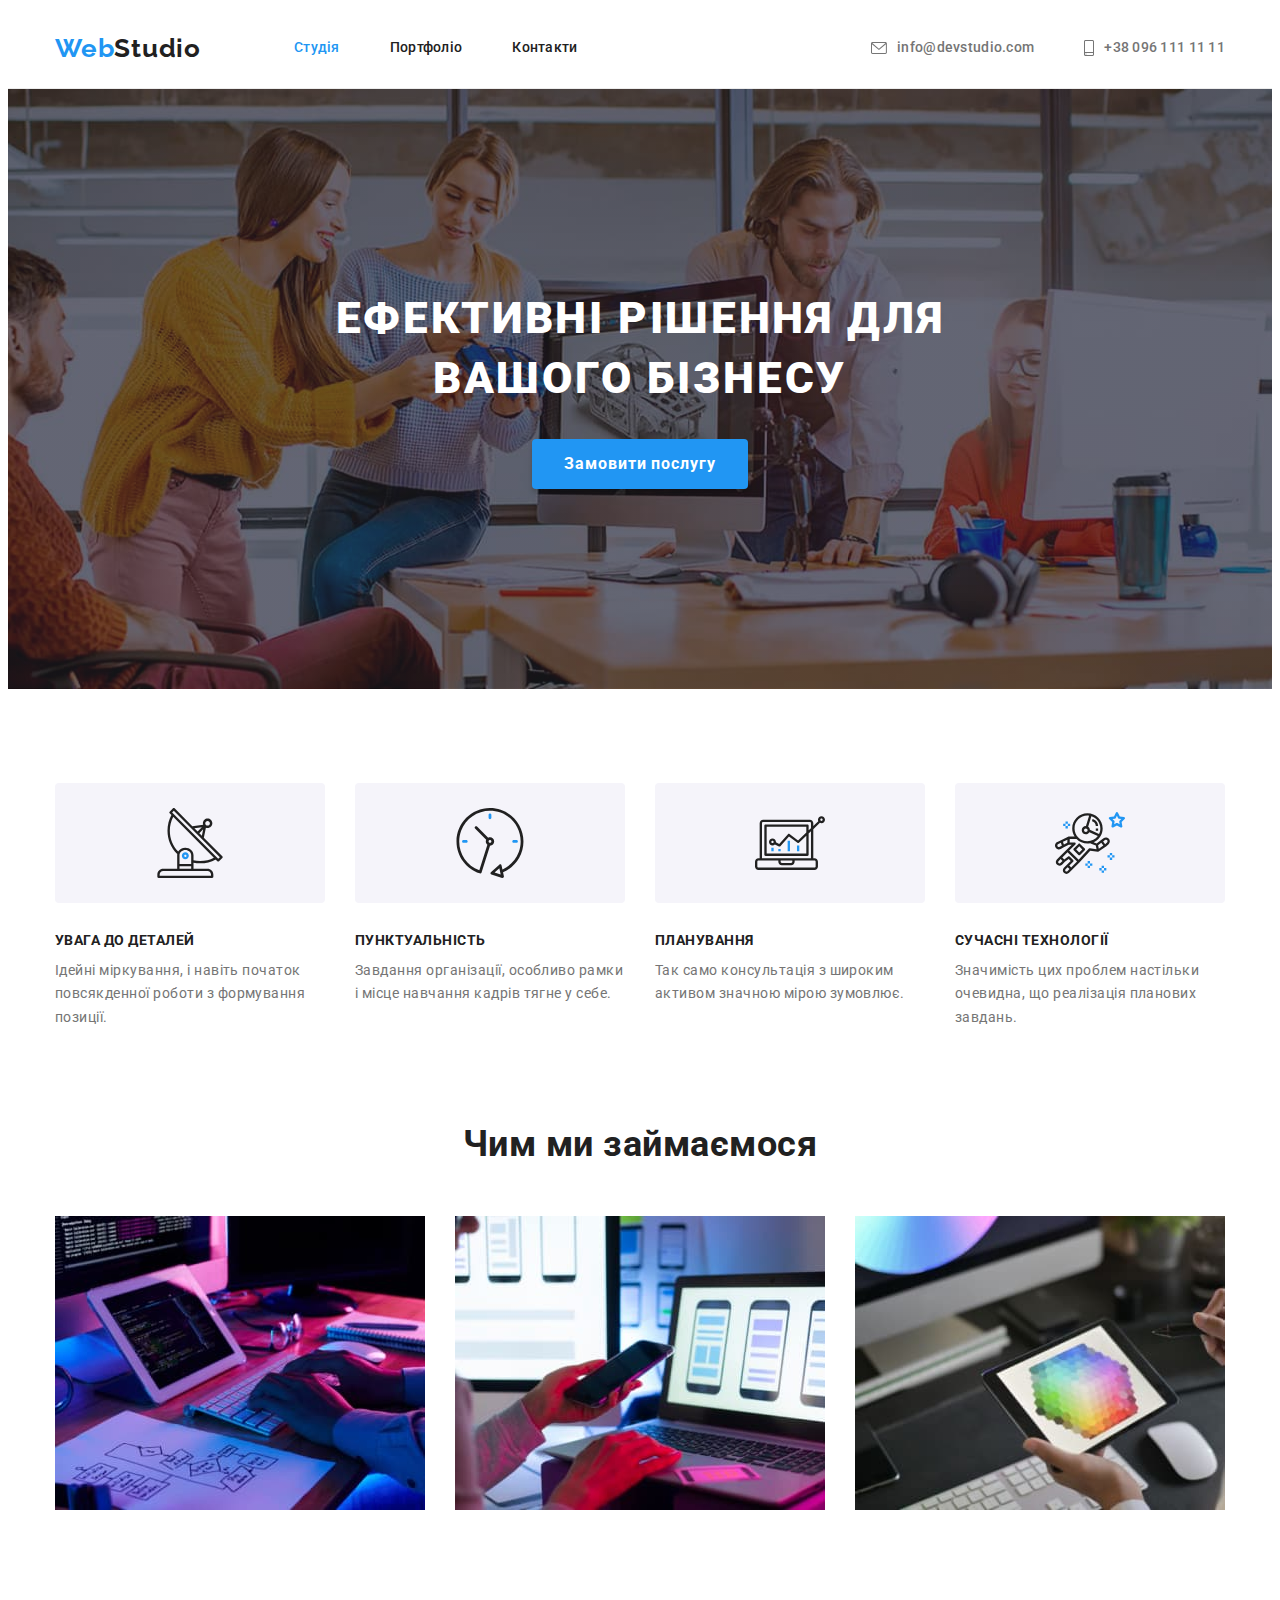
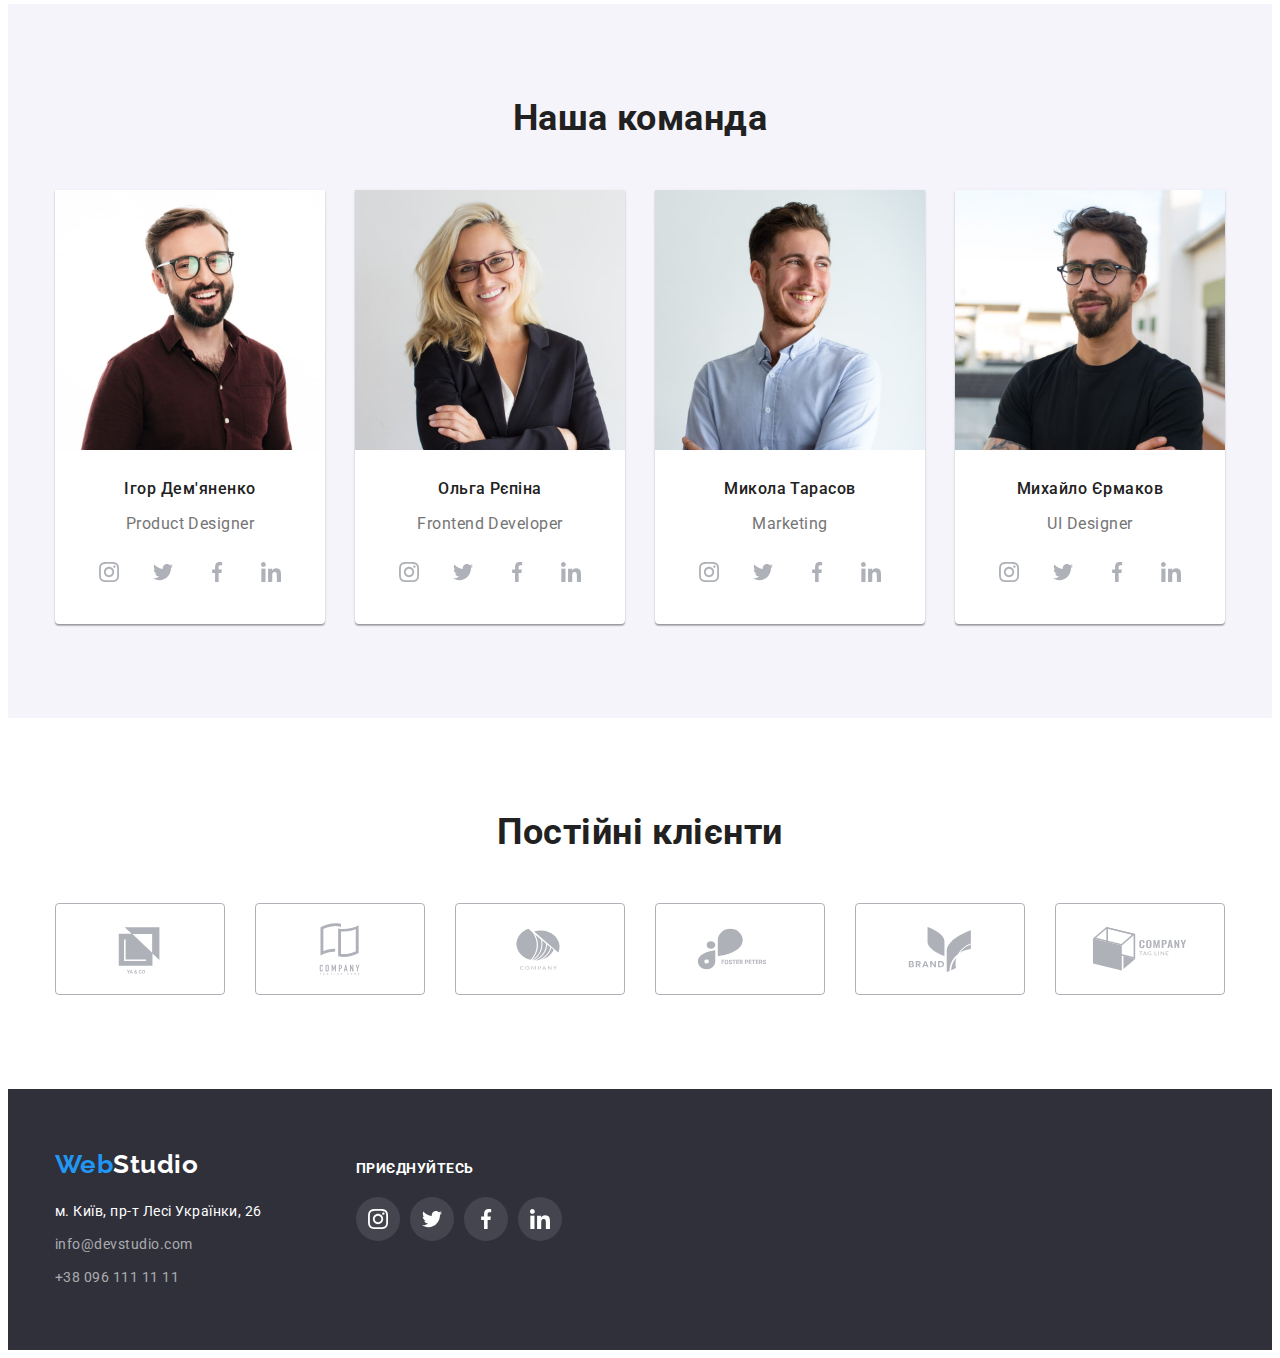
<file: index.html>
<!DOCTYPE html>
<html lang="uk">
  <head>
    <meta charset="UTF-8" />
    <meta http-equiv="X-UA-Compatible" content="IE=edge" />
    <meta name="viewport" content="width=device-width, initial-scale=1.0" />
    <link
      href="https://fonts.googleapis.com/css2?family=Raleway:wght@700&family=Roboto:wght@400;500;700;900&display=swap"
      rel="stylesheet"
    />
    <link
      rel="stylesheet"
      href="https://cdnjs.cloudflare.com/ajax/libs/modern-normalize/1.1.0/modern-normalize.min.css"
      integrity="sha512-wpPYUAdjBVSE4KJnH1VR1HeZfpl1ub8YT/NKx4PuQ5NmX2tKuGu6U/JRp5y+Y8XG2tV+wKQpNHVUX03MfMFn9Q=="
      crossorigin="anonymous"
      referrerpolicy="no-referrer"
    />
    <link rel="stylesheet" href="./css/styles.css" />
    <title>Web Studio</title>
  </head>

  <body>
    <!--Header-->
    <header class="page-header">
      <div class="container main-nav">
        <nav class="site-nav">
          <a href="./" class="logo"><span>Web</span>Studio</a>

          <ul class="nav-list list">
            <li class="item"><a href="./index.html" class="link current">Студія</a></li>
            <li class="item"><a href="./portfolio.html" class="link">Портфоліо</a></li>
            <li class="item"><a href="" class="link">Контакти</a></li>
          </ul>
        </nav>

        <ul class="contact-nav list">
          <li class="item">
            <a href="mailto:info@devstudio.com" class="contact link"
              ><svg class="contact-icon" width="16" height="12">
                <use href="./images/symbol-defs.svg#envelope"></use></svg
              >info@devstudio.com</a
            >
          </li>
          <li class="item">
            <a href="tel:+380961111111" class="contact link"
              ><svg class="contact-icon" width="10" height="16">
                <use href="./images/symbol-defs.svg#smartphone"></use></svg
              >+38 096 111 11 11</a
            >
          </li>
        </ul>
      </div>
    </header>

    <main>
      <!-- Hero -->
      <section class="section hero">
        <div class="container">
          <h1 class="hero-title">
            Ефективні рішення для <br />
            вашого бізнесу
          </h1>
          <button type="button" class="btn primary">Замовити послугу</button>
        </div>
      </section>

      <!--Feautures-->
      <section class="section">
        <!-- Прихований заголовок -->
        <h2 class="visually-hidden">Наші переваги</h2>
        <div class="container section-content">
          <ul class="features-list list">
            <li class="item">
              <div class="features-thumb">
                <svg class="features-icon" width="70" height="70">
                  <use href="./images/symbol-defs.svg#antenna"></use>
                </svg>
              </div>
              <h3 class="title">УВАГА ДО ДЕТАЛЕЙ</h3>
              <p>Ідейні міркування, і навіть початок повсякденної роботи з формування позиції.</p>
            </li>
            <li class="item">
              <div class="features-thumb">
                <svg class="features-icon" width="70" height="70">
                  <use href="./images/symbol-defs.svg#clock"></use>
                </svg>
              </div>
              <h3 class="title">ПУНКТУАЛЬНІСТЬ</h3>
              <p>Завдання організації, особливо рамки і місце навчання кадрів тягне у себе.</p>
            </li>
            <li class="item">
              <div class="features-thumb">
                <svg class="features-icon" width="70" height="70">
                  <use href="./images/symbol-defs.svg#diagram"></use>
                </svg>
              </div>
              <h3 class="title">ПЛАНУВАННЯ</h3>
              <p>Так само консультація з широким активом значною мірою зумовлює.</p>
            </li>
            <li class="item">
              <div class="features-thumb">
                <svg class="features-icon" width="70" height="70">
                  <use href="./images/symbol-defs.svg#astronaut"></use>
                </svg>
              </div>
              <h3 class="title">СУЧАСНІ ТЕХНОЛОГІЇ</h3>
              <p>Значимість цих проблем настільки очевидна, що реалізація планових завдань.</p>
            </li>
          </ul>
        </div>
      </section>

      <!--Gallery-->
      <section class="about section">
        <div class="container section-content">
          <h2 class="section-title">Чим ми займаємося</h2>
          <ul class="gallery-list list">
            <li class="item">
              <img src="./images/desktop.jpg" alt="десктоп" width="370" height="294" />
            </li>
            <li class="item">
              <img src="./images/notebook.jpg" alt="ноутбук" width="370" height="294" />
            </li>
            <li class="item">
              <img src="./images/tablet.jpg" alt="таблет" width="370" height="294" />
            </li>
          </ul>
        </div>
      </section>

      <!--Team-->
      <section class="section team">
        <div class="container">
          <h2 class="section-title">Наша команда</h2>
          <ul class="team-list list">
            <li class="item">
              <img src="./images/ihor.jpg" alt="Ігор Дем'яненко" width="270" height="260" />
              <div class="team-card">
                <h3 class="title">Ігор Дем'яненко</h3>
                <p lang="en">Product Designer</p>
                <ul class="social-list list">
                  <li class="social-item">
                    <a href="./" class="social-link" aria-label="Посилання на Instagram">
                      <svg class="social-icon" width="20" height="20">
                        <use href="./images/symbol-defs.svg#instagram"></use>
                      </svg>
                    </a>
                  </li>
                  <li class="social-item">
                    <a href="./" class="social-link" aria-label="Посилання на Twitter">
                      <svg class="social-icon" width="20" height="20">
                        <use href="./images/symbol-defs.svg#twitter"></use>
                      </svg>
                    </a>
                  </li>
                  <li class="social-item">
                    <a href="./" class="social-link" aria-label="Посилання на Facebook">
                      <svg class="social-icon" width="20" height="20">
                        <use href="./images/symbol-defs.svg#facebook"></use>
                      </svg>
                    </a>
                  </li>
                  <li class="social-item">
                    <a href="./" class="social-link" aria-label="Посилання на Linkedin">
                      <svg class="social-icon" width="20" height="20">
                        <use href="./images/symbol-defs.svg#linkedin"></use>
                      </svg>
                    </a>
                  </li>
                </ul>
              </div>
            </li>
            <li class="item">
              <img src="./images/olha.jpg" alt="Ольга Рєпіна" width="270" height="260" />
              <div class="team-card">
                <h3 class="title">Ольга Рєпіна</h3>
                <p lang="en">Frontend Developer</p>
                <ul class="social-list list">
                  <li class="social-item">
                    <a href="./" class="social-link" aria-label="Посилання на Instagram">
                      <svg class="social-icon" width="20" height="20">
                        <use href="./images/symbol-defs.svg#instagram"></use>
                      </svg>
                    </a>
                  </li>
                  <li class="social-item">
                    <a href="./" class="social-link" aria-label="Посилання на Twitter">
                      <svg class="social-icon" width="20" height="20">
                        <use href="./images/symbol-defs.svg#twitter"></use>
                      </svg>
                    </a>
                  </li>
                  <li class="social-item">
                    <a href="./" class="social-link" aria-label="Посилання на Facebook">
                      <svg class="social-icon" width="20" height="20">
                        <use href="./images/symbol-defs.svg#facebook"></use>
                      </svg>
                    </a>
                  </li>
                  <li class="social-item">
                    <a href="./" class="social-link" aria-label="Посилання на Linkedin">
                      <svg class="social-icon" width="20" height="20">
                        <use href="./images/symbol-defs.svg#linkedin"></use>
                      </svg>
                    </a>
                  </li>
                </ul>
              </div>
            </li>
            <li class="item">
              <img src="./images/mykola.jpg" alt="Микола Тарасов" width="270" height="260" />
              <div class="team-card">
                <h3 class="title">Микола Тарасов</h3>
                <p lang="en">Marketing</p>
                <ul class="social-list list">
                  <li class="social-item">
                    <a href="./" class="social-link" aria-label="Посилання на Instagram">
                      <svg class="social-icon" width="20" height="20">
                        <use href="./images/symbol-defs.svg#instagram"></use>
                      </svg>
                    </a>
                  </li>
                  <li class="social-item">
                    <a href="./" class="social-link" aria-label="Посилання на Twitter">
                      <svg class="social-icon" width="20" height="20">
                        <use href="./images/symbol-defs.svg#twitter"></use>
                      </svg>
                    </a>
                  </li>
                  <li class="social-item">
                    <a href="./" class="social-link" aria-label="Посилання на Facebook">
                      <svg class="social-icon" width="20" height="20">
                        <use href="./images/symbol-defs.svg#facebook"></use>
                      </svg>
                    </a>
                  </li>
                  <li class="social-item">
                    <a href="./" class="social-link" aria-label="Посилання на Linkedin">
                      <svg class="social-icon" width="20" height="20">
                        <use href="./images/symbol-defs.svg#linkedin"></use>
                      </svg>
                    </a>
                  </li>
                </ul>
              </div>
            </li>
            <li class="item">
              <img src="./images/myhailo.jpg" alt="Михайло Єрмаков" width="270" height="260" />
              <div class="team-card">
                <h3 class="title">Михайло Єрмаков</h3>
                <p lang="en">UI Designer</p>
                <ul class="social-list list" width="20" height="20">
                  <li class="social-item">
                    <a href="./" class="social-link" aria-label="Посилання на Instagram">
                      <svg class="social-icon">
                        <use href="./images/symbol-defs.svg#instagram"></use>
                      </svg>
                    </a>
                  </li>
                  <li class="social-item">
                    <a href="./" class="social-link" aria-label="Посилання на Twitter">
                      <svg class="social-icon" width="20" height="20">
                        <use href="./images/symbol-defs.svg#twitter"></use>
                      </svg>
                    </a>
                  </li>
                  <li class="social-item">
                    <a href="./" class="social-link" aria-label="Посилання на Facebook">
                      <svg class="social-icon" width="20" height="20">
                        <use href="./images/symbol-defs.svg#facebook"></use>
                      </svg>
                    </a>
                  </li>
                  <li class="social-item">
                    <a href="./" class="social-link" aria-label="Посилання на Linkedin">
                      <svg class="social-icon" width="20" height="20">
                        <use href="./images/symbol-defs.svg#linkedin"></use>
                      </svg>
                    </a>
                  </li>
                </ul>
              </div>
            </li>
          </ul>
        </div>
      </section>

      <!--Partners-->
      <section class="section partner">
        <div class="container">
          <h2 class="section-title">Постійні клієнти</h2>
          <ul class="partner-list list">
            <li class="client-item">
              <a href="./" class="client-link">
                <svg class="client-icon" width="106" height="60">
                  <use href="./images/symbol-defs.svg#client1"></use>
                </svg>
              </a>
            </li>
            <li class="client-item">
              <a href="./" class="client-link">
                <svg class="client-icon" width="106" height="60">
                  <use href="./images/symbol-defs.svg#client2"></use>
                </svg>
              </a>
            </li>
            <li class="client-item">
              <a href="./" class="client-link">
                <svg class="client-icon" width="106" height="60">
                  <use href="./images/symbol-defs.svg#client3"></use>
                </svg>
              </a>
            </li>
            <li class="client-item">
              <a href="./" class="client-link">
                <svg class="client-icon" width="106" height="60">
                  <use href="./images/symbol-defs.svg#client4"></use>
                </svg>
              </a>
            </li>
            <li class="client-item">
              <a href="./" class="client-link">
                <svg class="client-icon" width="106" height="60">
                  <use href="./images/symbol-defs.svg#client5"></use>
                </svg>
              </a>
            </li>
            <li class="client-item">
              <a href="./" class="client-link">
                <svg class="client-icon" width="106" height="60">
                  <use href="./images/symbol-defs.svg#client6"></use>
                </svg>
              </a>
            </li>
          </ul>
        </div>
      </section>
    </main>

    <!--Footer-->
    <footer class="footer">
      <div class="container footer-nav">
        <div class="footer-address">
          <a href="/" class="footer-logo"><span>Web</span>Studio</a>
          <address class="address item">м. Київ, пр-т Лесі Українки, 26</address>

          <ul class="footer-contact list">
            <li class="item">
              <a href="mailto:info@devstudio.com" class="link">info@devstudio.com</a>
            </li>
            <li class="item"><a href="tel:+380961111111" class="link">+38 096 111 11 11</a></li>
          </ul>
        </div>
        <div class="footer-social">
          <p class="footer-title">Приєднуйтесь</p>
          <ul class="footer-list list">
            <li class="footer-item">
              <a href="./" class="footer-link" aria-label="Посилання на Instagram">
                <svg class="social-icon" width="20" height="20">
                  <use href="./images/symbol-defs.svg#instagram"></use>
                </svg>
              </a>
            </li>
            <li class="footer-item">
              <a href="./" class="footer-link" aria-label="Посилання на Twitter">
                <svg class="social-icon" width="20" height="20">
                  <use href="./images/symbol-defs.svg#twitter"></use>
                </svg>
              </a>
            </li>
            <li class="footer-item">
              <a href="./" class="footer-link" aria-label="Посилання на Facebook">
                <svg class="social-icon" width="20" height="20">
                  <use href="./images/symbol-defs.svg#facebook"></use>
                </svg>
              </a>
            </li>
            <li class="footer-item">
              <a href="./" class="footer-link" aria-label="Посилання на Linkedin">
                <svg class="social-icon" width="20" height="20">
                  <use href="./images/symbol-defs.svg#linkedin"></use>
                </svg>
              </a>
            </li>
          </ul>
        </div>
      </div>
    </footer>
  </body>
</html>
</file>
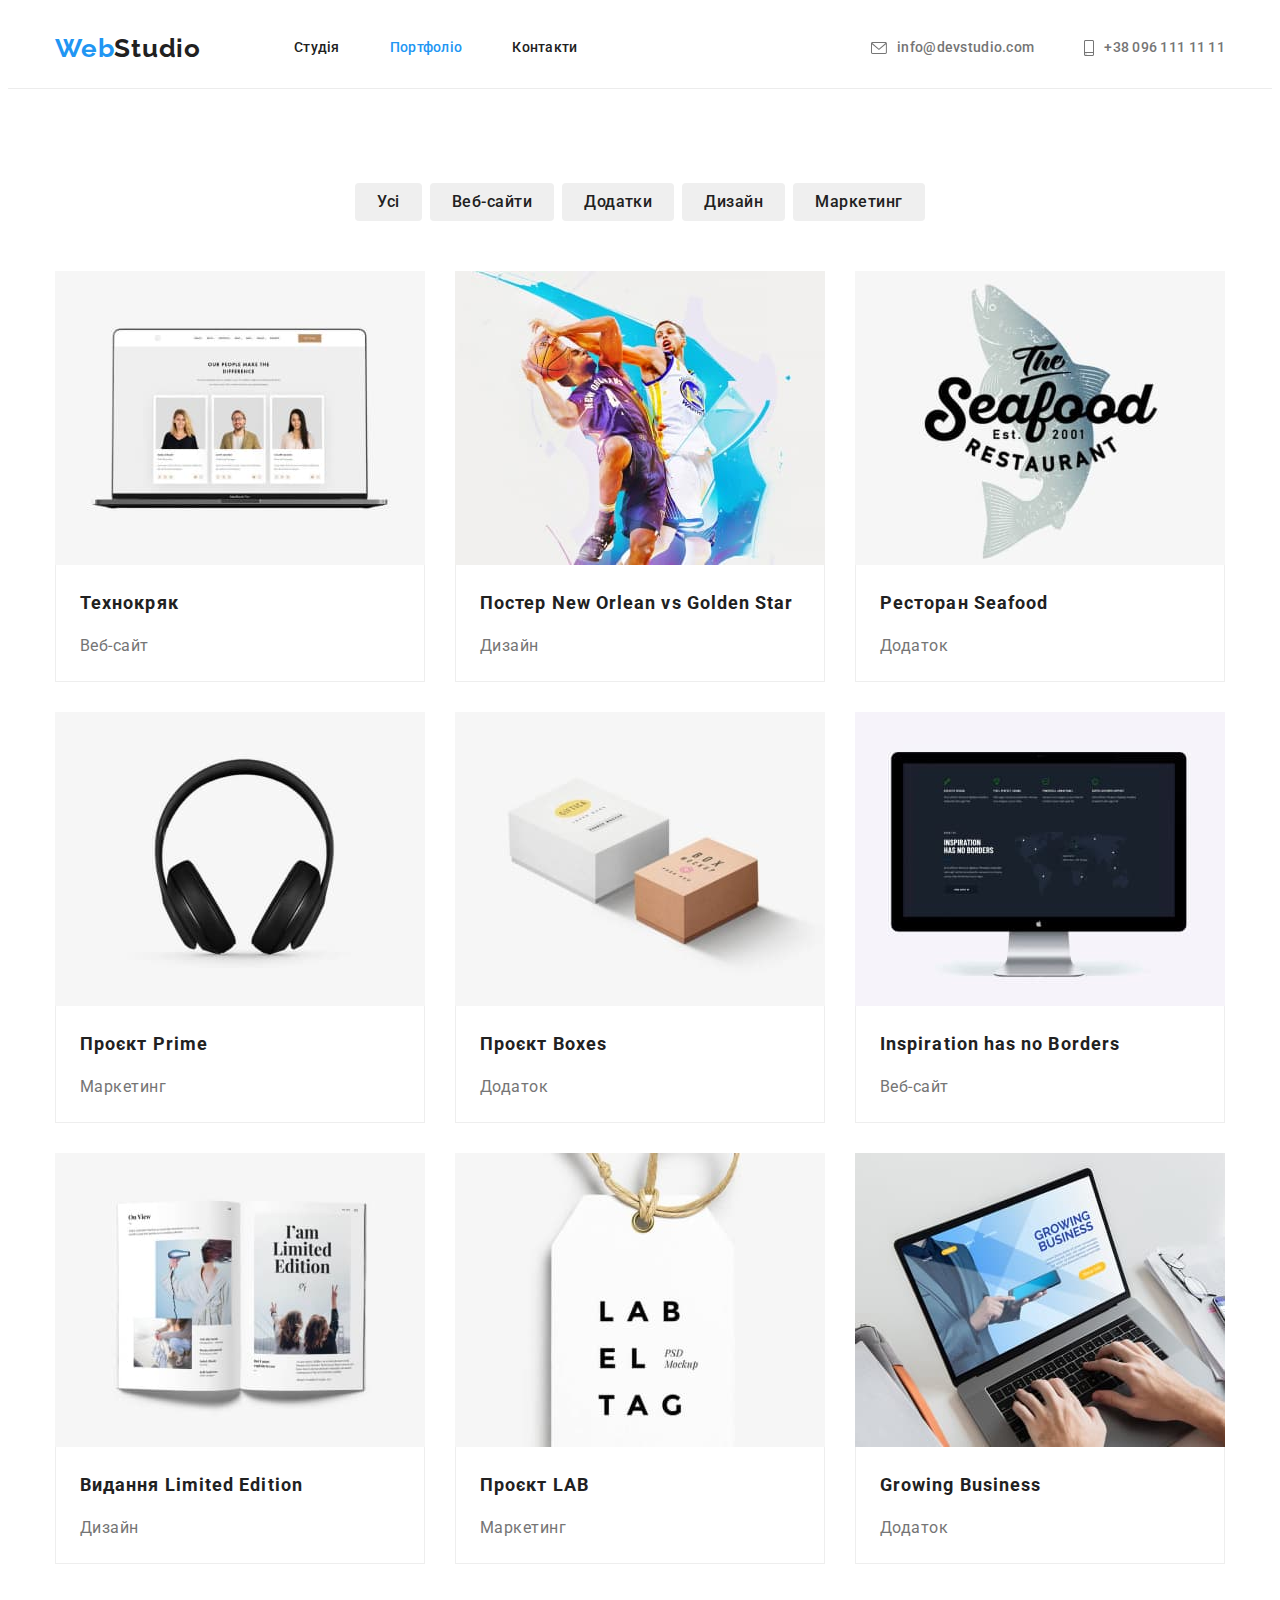
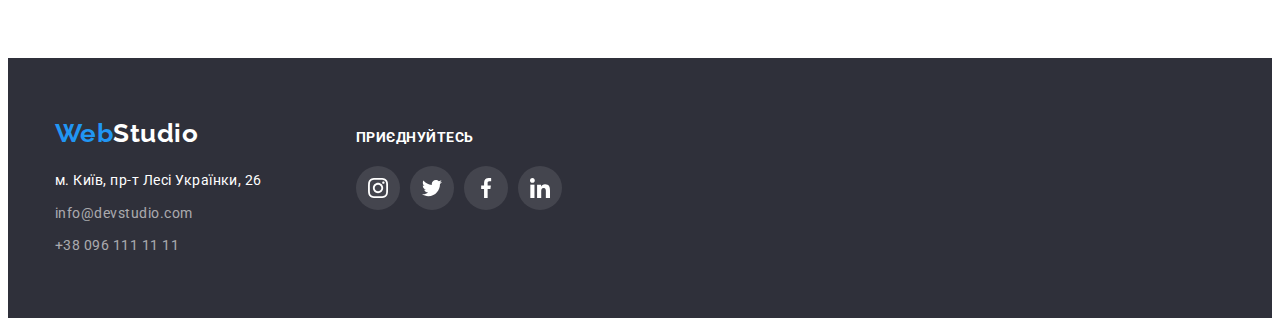
<file: portfolio.html>
<!DOCTYPE html>
<html lang="uk">
  <head>
    <meta charset="UTF-8" />
    <meta http-equiv="X-UA-Compatible" content="IE=edge" />
    <meta name="viewport" content="width=device-width, initial-scale=1.0" />
    <link
      href="https://fonts.googleapis.com/css2?family=Raleway:wght@700&family=Roboto:wght@400;500;700;900&display=swap"
      rel="stylesheet"
    />
    <link
      rel="stylesheet"
      href="https://cdnjs.cloudflare.com/ajax/libs/modern-normalize/1.1.0/modern-normalize.min.css"
      integrity="sha512-wpPYUAdjBVSE4KJnH1VR1HeZfpl1ub8YT/NKx4PuQ5NmX2tKuGu6U/JRp5y+Y8XG2tV+wKQpNHVUX03MfMFn9Q=="
      crossorigin="anonymous"
      referrerpolicy="no-referrer"
    />
    <link rel="stylesheet" href="./css/styles.css" />
    <title>Portfolio</title>
  </head>

  <body>
    <!--Header-->
    <header class="page-header">
      <div class="container main-nav">
        <nav class="site-nav">
          <a href="./" class="logo"><span>Web</span>Studio</a>

          <ul class="nav-list list">
            <li class="item"><a href="./index.html" class="link">Студія</a></li>
            <li class="item"><a href="./portfolio.html" class="link current">Портфоліо</a></li>
            <li class="item"><a href="" class="link">Контакти</a></li>
          </ul>
        </nav>

        <ul class="contact-nav list">
          <li class="item">
            <a href="mailto:info@devstudio.com" class="contact link"
              ><svg class="contact-icon" width="16" height="12">
                <use href="./images/symbol-defs.svg#envelope"></use></svg
              >info@devstudio.com</a
            >
          </li>
          <li class="item">
            <a href="tel:+380961111111" class="contact link"
              ><svg class="contact-icon" width="10" height="16">
                <use href="./images/symbol-defs.svg#smartphone"></use></svg
              >+38 096 111 11 11</a
            >
          </li>
        </ul>
      </div>
    </header>
    <!--Hero-->
    <main>
      <section class="section card">
        <div class="container">
          <h1 class="visually-hidden">Портфоліо</h1>
          <ul class="filter list">
            <li class="filter-item"><button class="btn secondary" type="button">Усі</button></li>
            <li class="filter-item">
              <button class="btn secondary" type="button">Веб-сайти</button>
            </li>
            <li class="filter-item">
              <button class="btn secondary" type="button">Додатки</button>
            </li>
            <li class="filter-item">
              <button class="btn secondary" type="button">Дизайн</button>
            </li>
            <li class="filter-item">
              <button class="btn secondary" type="button">Маркетинг</button>
            </li>
          </ul>
          <ul class="card-set list">
            <li class="item">
              <a class="link"
                ><div class="card-thumb">
                  <img src="./images/technocrack.jpg" alt="ноутбук" width="370" height="294" />
                </div>
                <div class="card-info">
                  <h2 class="title">Технокряк</h2>
                  <p>Веб-сайт</p>
                </div></a
              >
            </li>
            <li class="item">
              <a class="link"
                ><div class="card-thumb">
                  <img src="./images/poster.jpg" alt="баскетболісти" width="370" height="294" />
                </div>
                <div class="card-info">
                  <h2 class="title">Постер <span lang="en">New Orlean vs Golden Star</span></h2>
                  <p>Дизайн</p>
                </div></a
              >
            </li>
            <li class="item">
              <a class="link"
                ><div class="card-thumb">
                  <img src="./images/restaurant.jpg" alt="риба" width="370" height="294" />
                </div>
                <div class="card-info">
                  <h2 class="title">Ресторан <span lang="en">Seafood</span></h2>
                  <p>Додаток</p>
                </div></a
              >
            </li>
            <li class="item">
              <a class="link"
                ><div class="card-thumb">
                  <img src="./images/prime.jpg" alt="навушники" width="370" height="294" />
                </div>
                <div class="card-info">
                  <h2 class="title">Проєкт <span lang="en">Prime</span></h2>
                  <p>Маркетинг</p>
                </div></a
              >
            </li>
            <li class="item">
              <a class="link"
                ><div class="card-thumb">
                  <img src="./images/boxes.jpg" alt="дві коробки" width="370" height="294" />
                </div>
                <div class="card-info">
                  <h2 class="title">Проєкт <span lang="en">Boxes</span></h2>
                  <p>Додаток</p>
                </div></a
              >
            </li>
            <li class="item">
              <a class="link"
                ><div class="card-thumb">
                  <img src="./images/inspiration.jpg" alt="монітор" width="370" height="294" />
                </div>
                <div class="card-info">
                  <h2 class="title" lang="en">Inspiration has no Borders</h2>
                  <p>Веб-сайт</p>
                </div></a
              >
            </li>
            <li class="item">
              <a class="link"
                ><div class="card-thumb">
                  <img src="./images/edition.jpg" alt="книга" width="370" height="294" />
                </div>
                <div class="card-info">
                  <h2 class="title">Видання <span lang="en">Limited Edition</span></h2>
                  <p>Дизайн</p>
                </div></a
              >
            </li>
            <li class="item">
              <a class="link"
                ><div class="card-thumb">
                  <img src="./images/project_lab.jpg" alt="бірка" width="370" height="294" />
                </div>
                <div class="card-info">
                  <h2 class="title">Проєкт <span lang="en">LAB</span></h2>
                  <p>Маркетинг</p>
                </div></a
              >
            </li>
            <li class="item">
              <a class="link"
                ><div class="card-thumb">
                  <img src="./images/growing_business.jpg" alt="ноутбук" width="370" height="294" />
                </div>
                <div class="card-info">
                  <h2 class="title" lang="en">Growing Business</h2>
                  <p>Додаток</p>
                </div>
              </a>
            </li>
          </ul>
        </div>
      </section>
    </main>

    <!--Footer-->
    <footer class="footer">
      <div class="container footer-nav">
        <div class="footer-address">
          <a href="/" class="footer-logo"><span>Web</span>Studio</a>
          <address class="address item">м. Київ, пр-т Лесі Українки, 26</address>

          <ul class="footer-contact list">
            <li class="item">
              <a href="mailto:info@devstudio.com" class="link">info@devstudio.com</a>
            </li>
            <li class="item"><a href="tel:+380961111111" class="link">+38 096 111 11 11</a></li>
          </ul>
        </div>
        <div class="footer-social">
          <p class="footer-title">Приєднуйтесь</p>
          <ul class="footer-list list">
            <li class="footer-item">
              <a href="./" class="footer-link" aria-label="Посилання на Instagram">
                <svg class="social-icon" width="20" height="20">
                  <use href="./images/symbol-defs.svg#instagram"></use>
                </svg>
              </a>
            </li>
            <li class="footer-item">
              <a href="./" class="footer-link" aria-label="Посилання на Twitter">
                <svg class="social-icon" width="20" height="20">
                  <use href="./images/symbol-defs.svg#twitter"></use>
                </svg>
              </a>
            </li>
            <li class="footer-item">
              <a href="./" class="footer-link" aria-label="Посилання на Facebook">
                <svg class="social-icon" width="20" height="20">
                  <use href="./images/symbol-defs.svg#facebook"></use>
                </svg>
              </a>
            </li>
            <li class="footer-item">
              <a href="./" class="footer-link" aria-label="Посилання на Linkedin">
                <svg class="social-icon" width="20" height="20">
                  <use href="./images/symbol-defs.svg#linkedin"></use>
                </svg>
              </a>
            </li>
          </ul>
        </div>
      </div>
    </footer>
  </body>
</html>
</file>
<file: css/styles.css>
:root {
  --primary-text-color: #757575;
  --secondary-text-color: #ffffff;
  --title-text-color: #212121;
  --accent-color: #2196f3;
  --primary-bg-color: #f5f5f5;
  --secondary-bg-color: #f5f4fa;
  --card-set-gap: 30px;
}

body {
  color: var(--primary-text-color);
  background-color: #fff;

  font-family: roboto, sans-serif;
  letter-spacing: 0.03em;
}

/* Utilities */

*,
*::before,
*::after {
  box-sizing: border-box;
}

img {
  display: block;
  max-width: 100%;
  height: auto;
}

.list {
  padding: 0;
  margin: 0;
  list-style: none;
}

.visually-hidden {
  position: absolute;
  white-space: nowrap;
  width: 1px;
  height: 1px;
  overflow: hidden;
  border: 0;
  padding: 0;
  clip: rect(0 0 0 0);
  clip-path: inset(50%);
  margin: -1px;
}

/* Container */

.container {
  width: 1200px;
  padding-left: 15px;
  padding-right: 15px;
  margin-left: auto;
  margin-right: auto;
}

/* ------------------------------------------------ */
/* Page header */

.page-header {
  background-color: var(--secondary-text-color);
  border-bottom: 1px solid #ececec;
}

/* Logo */
.logo {
  color: var(--title-text-color);

  text-decoration: none;
  font-family: Raleway, sans-serif;
  font-weight: 700;
  font-size: 26px;
  line-height: 1.19;
  letter-spacing: 0.03em;
}

.logo span {
  color: var(--accent-color);
}

/* Site nav */

.main-nav {
  display: flex;
}

.site-nav {
  display: flex;
  align-items: center;
}

.site-nav .item + .item {
  margin-left: 50px;
}

.nav-list {
  display: flex;
  margin-left: 93px;
}

.site-nav .link {
  display: block;
  padding-top: 32px;
  padding-bottom: 32px;

  color: var(--title-text-color);

  text-decoration: none;
  font-weight: 500;
  font-size: 14px;
  line-height: 1.14;
  letter-spacing: 0.02em;
}

.site-nav .link:hover,
.site-nav .link:focus {
  color: var(--accent-color);
}

.site-nav .link.current {
  color: var(--accent-color);
}

.contact-nav {
  display: flex;
  margin-left: auto;
}

.contact-nav .item + .item {
  margin-left: 50px;
}

.contact-nav .link {
  display: inline-flex;
  padding-top: 32px;
  padding-bottom: 32px;
  align-items: center;

  color: var(--primary-text-color);
  text-decoration: none;
  font-weight: 500;
  font-size: 14px;
  line-height: 1.14;
  letter-spacing: 0.02em;
}

.contact-icon {
  fill: var(--primary-text-color);
  margin-right: 10px;
}

.contact:hover,
.contact:focus {
  color: var(--accent-color);
}

.contact:hover .contact-icon,
.contact:focus .contact-icon {
  fill: var(--accent-color);
}

/* Hero */

.section.no-padding {
  padding-top: 0;
  padding-bottom: 0;
}

.section {
  padding-top: 94px;
  padding-bottom: 94px;

  font-size: 14px;
  line-height: 1.71;
}

.hero {
  text-align: center;
  padding-top: 200px;
  padding-bottom: 200px;

  background-repeat: no-repeat;
  background-position: center;
  background-size: cover;

  background-color: #2F303A;
}

.section.hero {
  max-width: 1600px;
  max-height: 600px;
  margin-left: auto;
  margin-right: auto;
  background-image:
    linear-gradient(to right,
      rgba(47, 48, 58, 0.4),
      rgba(47, 48, 58, 0.4)),
    url("../images/background.jpg");
}

.hero-title {
  margin-top: 0;
  margin-bottom: 30px;

  color: var(--secondary-text-color);
  font-weight: 900;
  font-size: 44px;
  line-height: 1.36;
  letter-spacing: 0.06em;
  text-transform: uppercase;
}

/* main button */

.btn.primary {
  display: inline-block;
  border-radius: 4px;
  padding: 10px 32px;
  min-width: 216px;
  border: none;
  box-shadow: 0px 4px 4px rgba(0, 0, 0, 0.15);

  color: var(--secondary-text-color);
  background-color: var(--accent-color);

  font-family: inherit;
  font-weight: 700;
  font-size: 16px;
  line-height: 1.87;
  letter-spacing: 0.06em;
  text-align: center;
}

.btn.primary:hover,
.btn.primary:focus {
  color: var(--primary-bg-color);
  background-color: #188CE8;

  cursor: pointer;
}

/* Прихований заголовок */
.hiden-title {
  margin-top: 0;
  margin-bottom: 0;

}

/* Sections*/

.section-title {
  margin-top: 0;
  margin-bottom: 50px;

  color: var(--title-text-color);
  font-weight: 700;
  font-size: 36px;
  line-height: 1.16;
  text-align: center;
}

.section-content .title {
  margin-top: 0;
  margin-bottom: 10px;

  color: var(--title-text-color);
  font-weight: 700;
  font-size: 14px;
  line-height: 1.14;
  text-transform: uppercase;
}

.section-content p {
  margin-top: 0;
  margin-bottom: 0;
}

/* Features */

.features-list {
  display: flex;
  flex-wrap: wrap;
  gap: var(--card-set-gap);
}

.features-list > .item {
  flex-basis: calc((100% - 90px) / 4);
}

.features-thumb {
  display: block;
  margin-bottom: 30px;
  height: 120px;
  padding: 25px 100px;

  border-radius: 4px;
  background-color: var(--secondary-bg-color);
}

.features-icon {
  background-position: center;
}

/* Gallery */

.section.about {
  padding-top: 0;
}

.gallery-list {
  display: flex;
  flex-wrap: wrap;
  gap: var(--card-set-gap);
}

.gallery-list > .item {
  flex-basis: calc((100% - 60px) / 3);
}

/* Team */

.team {
  background-color: #F5F4FA;
  font-size: 16px;
  line-height: 1.18;
  text-align: center;
}

.team-list .title {
  color: var(--title-text-color);
  font-weight: 500;
  font-size: 16px;
  line-height: 1.18;
}

.team-list {
  display: flex;
  flex-wrap: wrap;
  gap: var(--card-set-gap);
}

.team-list > .item {
  flex-basis: calc((100% - 90px) / 4);

  background-color: #ffffff;
  border-radius: 0px 0px 4px 4px;
  box-shadow: 
    0px 1px 3px rgba(0, 0, 0, 0.12), 
    0px 1px 1px rgba(0, 0, 0, 0.14), 
    0px 2px 1px rgba(0, 0, 0, 0.2);
}

.team-card h3 {
  margin-top: 0;
}

.team-card p {
  margin-top: 0;
  margin-bottom: 16px;
}

.team-card {
  padding-top: 30px;
  padding-bottom: 30px;
}

.social-list {
  display: flex;
  flex-wrap: wrap;
  gap: 10px;
  justify-content: center;
}

.social-link {
  display: flex;
  justify-content: center;
  align-items: center;
  background-color: inherit;
  border-radius: 50%;
  height: 44px;
  width: 44px;
}

.social-icon {
  width: 20px;
  height: 20px;
  fill: #AFB1B8;
}

.social-link:hover,
.social-link:focus {
  background-color: var(--accent-color);
  border-radius: 50%;
}

.social-link:hover .social-icon,
.social-link:focus .social-icon {
  fill: #ffffff;
}

/* Partners */

.section.partner {
  text-align: center;
}

.partner-list {
  display: flex;
  flex-wrap: wrap;
  gap: var(--card-set-gap);
}

.partner-list .client-item {
  flex-basis: calc((100% - 150px) / 6);  
}

.client-link {
  display: block;
  height: 92px;
  padding-top: 16px;
  padding-bottom: 16px;

  border-radius: 4px;
  border: 1px solid #AFB1B8;
}

.client-link:hover,
.client-link:focus {
  border: 1px solid var(--accent-color);
  cursor: pointer;
}

.client-icon {
  fill: #AFB1B8;
}

.client-link:hover .client-icon,
.client-link:focus .client-icon {
  fill: var(--accent-color);
}

/* Footer */

.footer {
  padding-top: 60px;
  padding-bottom: 60px;

  background-color: #2f303a;
  font-size: 14px;
  line-height: 1.71;
}

.footer-nav {
  display: flex;
  align-items: baseline;
}

.footer-logo {
  display: inline-block;
  margin-bottom: 20px;

  color: #ffffff;
  text-decoration: none;
  font-family: Raleway, sans-serif;
  font-weight: 700;
  font-size: 26px;
  line-height: 1.19;
}

.footer-logo span {
  color: var(--accent-color);
}

.footer-address {
  margin-right: 70px;
  width: 231px;
}

.address {
  color: #ffffff;
  font-style: normal;
}

.footer-nav .item:not(:last-child) {
  margin-bottom: 9px;
}

.footer-contact .link {
  color: rgba(255, 255, 255, 0.6);

  text-decoration: none;
}

.footer-contact .link:hover,
.footer-contact .link:focus {
  color: var(--accent-color);
}

.footer-title {
  font-weight: 700;
  font-size: 14px;
  line-height: 1.14;
  text-transform: uppercase;
  
  color: #FFFFFF;
}

.footer-social {
  display: block;
  flex-wrap: wrap;
}

.footer-list {
  display: inline-flex;
  gap: 10px;
}

.footer-title {
  margin-top: 0;
  margin-bottom: 20px;
}

.footer-link {
  display: flex;
  justify-content: center;
  align-items: center;
  background: rgba(255, 255, 255, 0.1);
  border-radius: 50%;
  height: 44px;
  width: 44px;
}

.footer-link > .social-icon {
  fill: #ffffff;
}

.footer-link:hover,
.footer-link:focus {
  background-color: var(--accent-color);
  border-radius: 50%;
}

/* Portfolio main */

/* Buttons */

.filter {
  display: flex;
  justify-content: center;

  margin-bottom: 50px;
}

.filter .filter-item + .filter-item {
  margin-left: 8px;
}

.filter {
  list-style: none;

  background-color: #ffffff;
  font-family: inherit;
  font-weight: 500;
  font-size: 16px;
  line-height: 1.62;
  letter-spacing: 0.03em;
}

.btn.secondary {
  min-height: 38px;
  padding: 6px 22px;

  border-radius: 4px;
  border: none;

  color: var(--title-text-color);
  font-family: inherit;
  text-align: center;
  font-weight: 500;
  font-size: 16px;
  line-height: 1.62;
  letter-spacing: 0.03em;
}

.btn.secondary:hover,
.btn.secondary:focus {
  color: var(--secondary-text-color);
  background-color: var(--accent-color);
  box-shadow: 
    0px 3px 1px rgba(0, 0, 0, 0.1), 
    0px 1px 2px rgba(0, 0, 0, 0.08),
    0px 2px 2px rgba(0, 0, 0, 0.12);

  cursor: pointer;
}

/* Cards set */

.card p {
  margin-top: 0;
  margin-bottom: 0;
}

.card-set {
  display: flex;
  flex-wrap: wrap;
  gap: var(--card-set-gap);

  font-size: 16px;
  line-height: 1.87;
}

.card-set > .item {
  flex-basis: calc((100% - 60px) / 3);
}

.card-set .link {
  display: block;
}

.card-set .link:hover,
.card-set .link:focus {
  box-shadow: 0px 1px 1px rgba(0, 0, 0, 0.12), 0px 4px 4px rgba(0, 0, 0, 0.06), 1px 4px 6px rgba(0, 0, 0, 0.16);
}

.card-set .title {
  margin-top: 0;
  margin-bottom: 10px;

  color: var(--title-text-color);

  font-weight: 700;
  font-size: 18px;
  line-height: 2;
  letter-spacing: 0.06em;
}

.card-info {
  padding: 20px 24px;
  border-left: 1px solid #EEEEEE;
  border-right: 1px solid #EEEEEE;
  border-bottom: 1px solid #EEEEEE;
}
</file>
